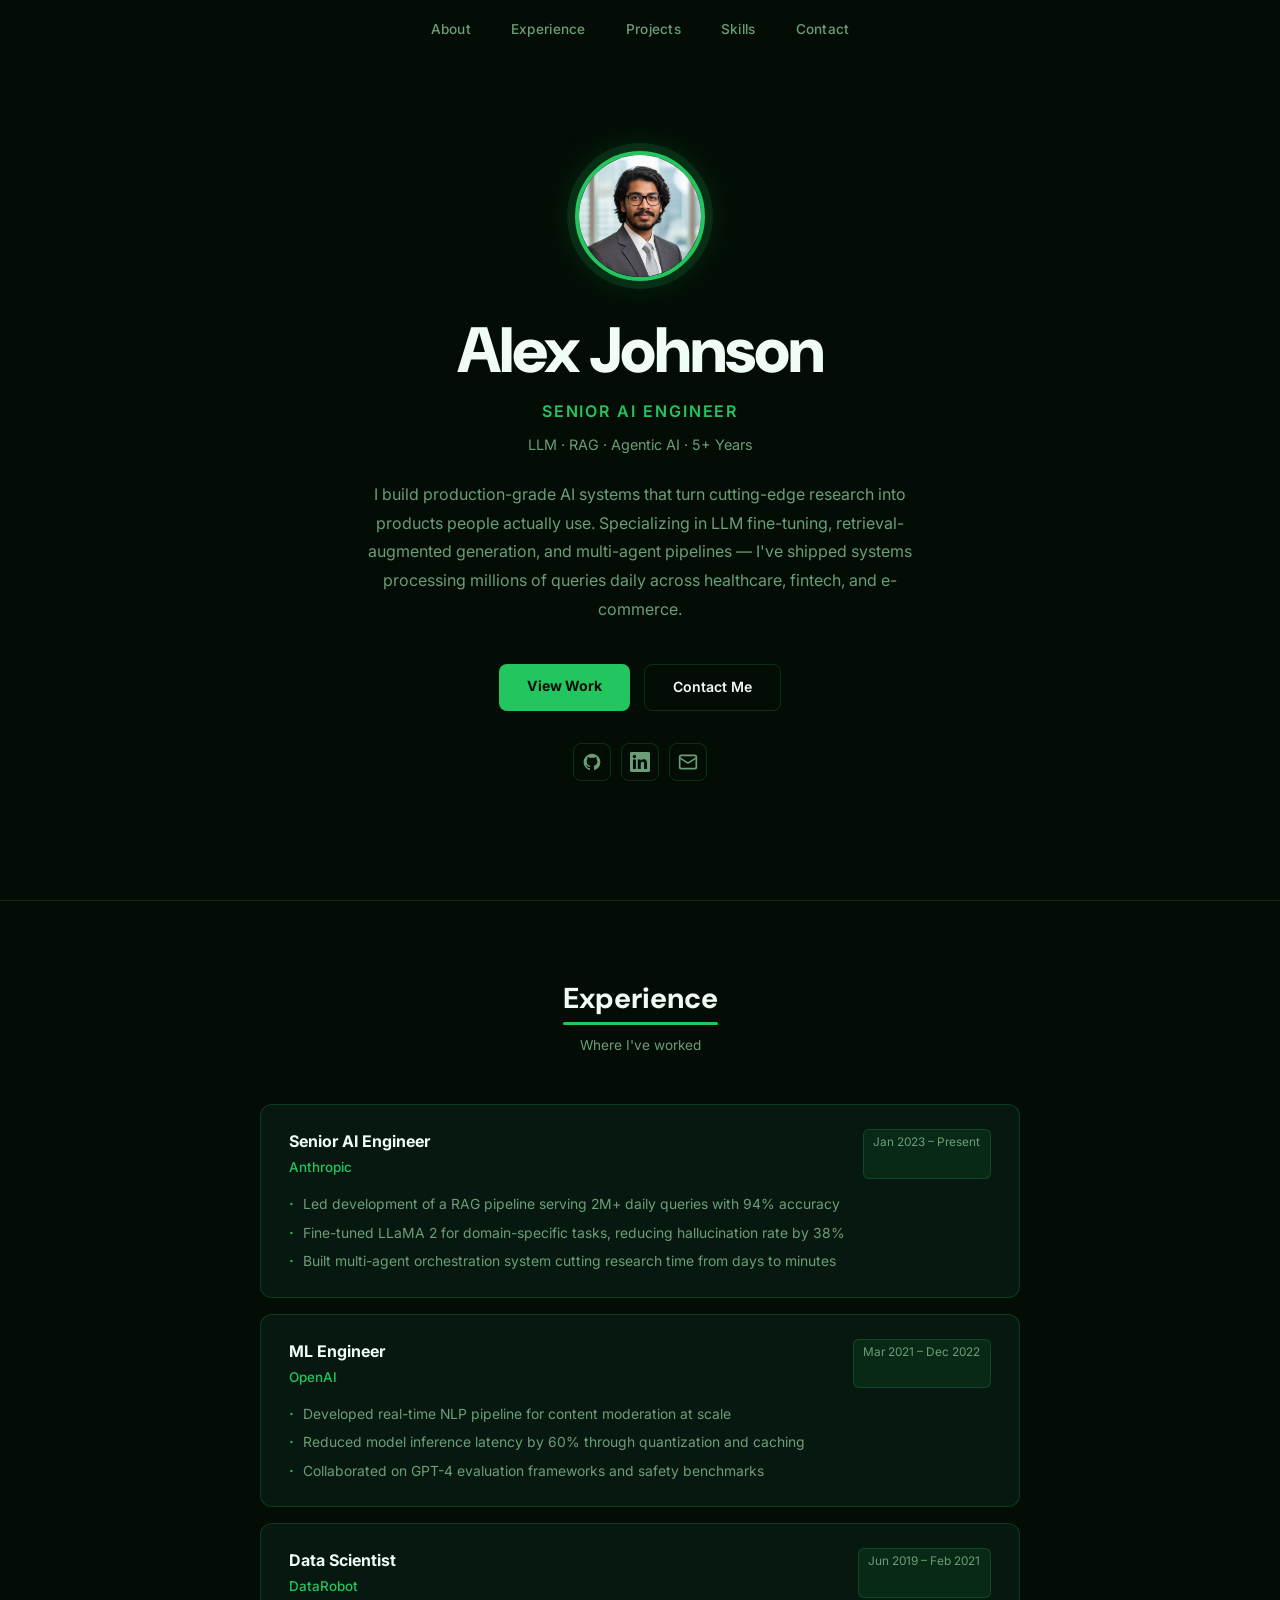
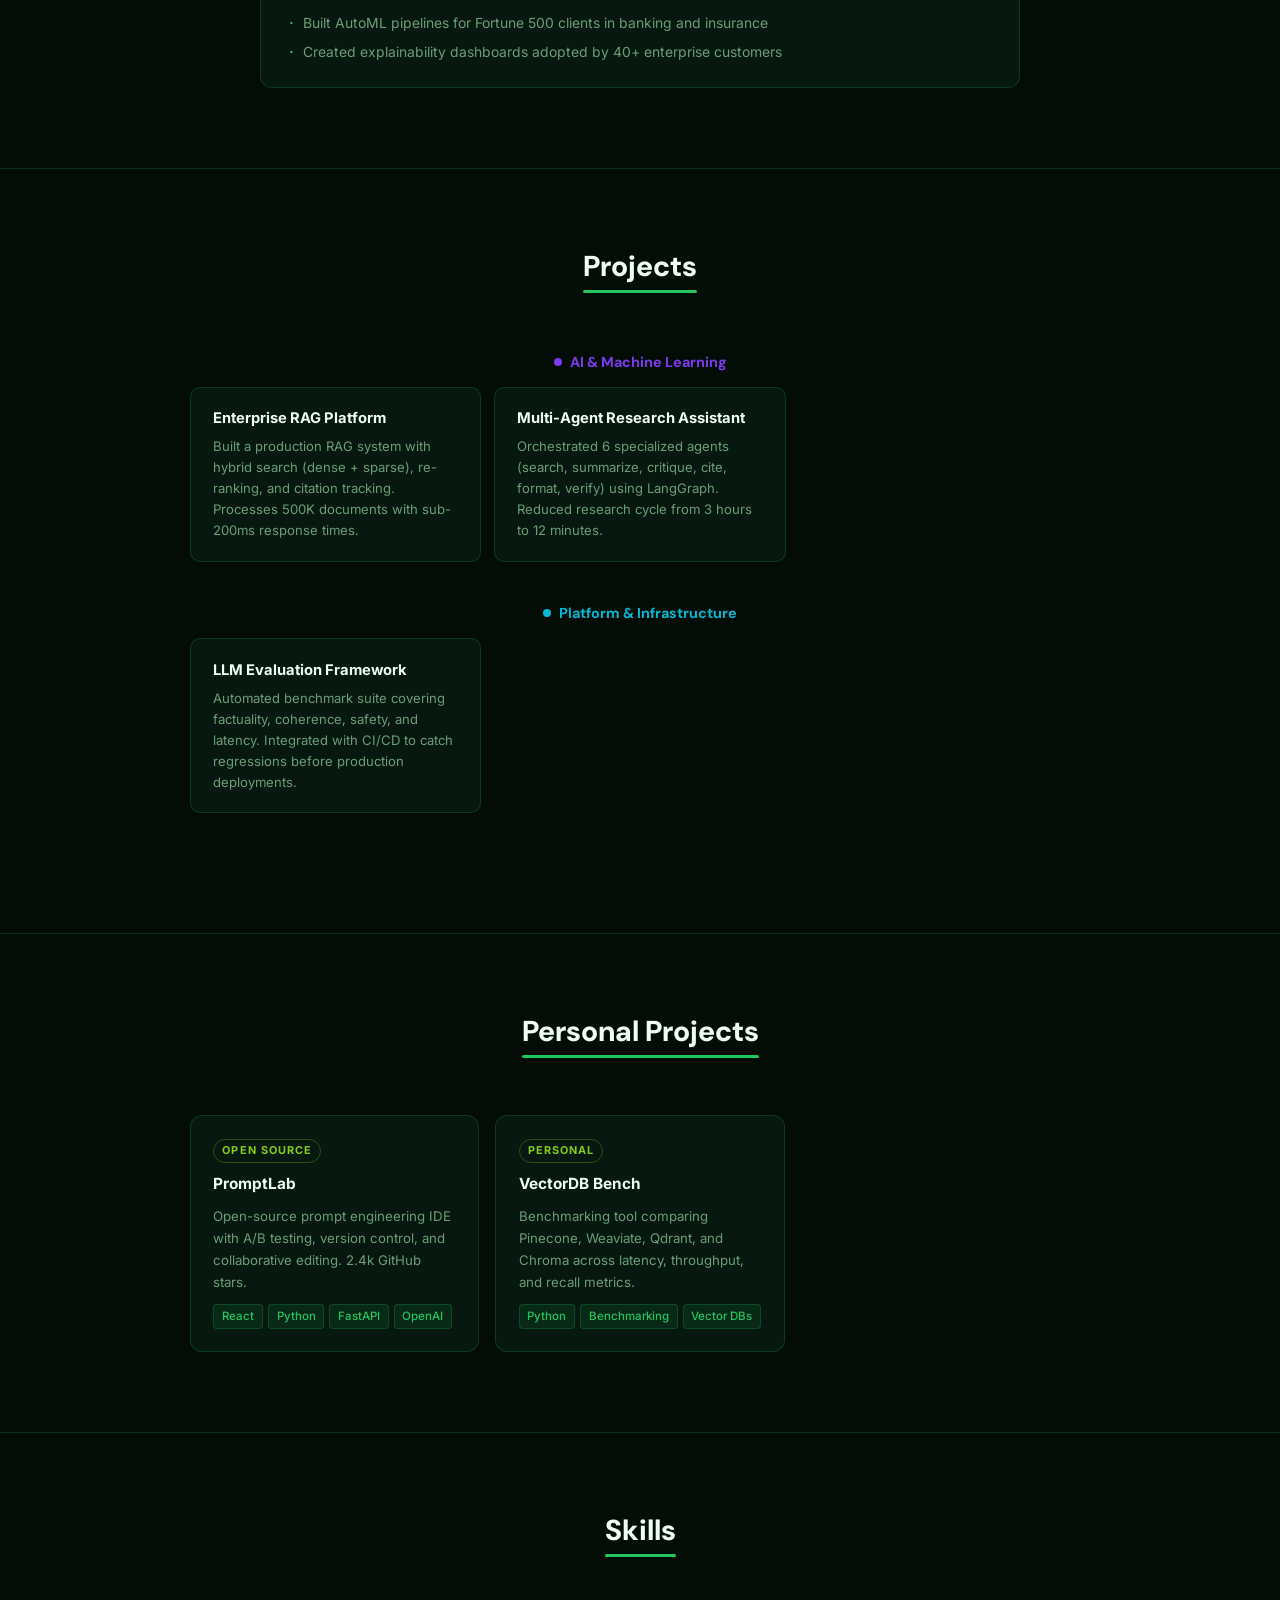
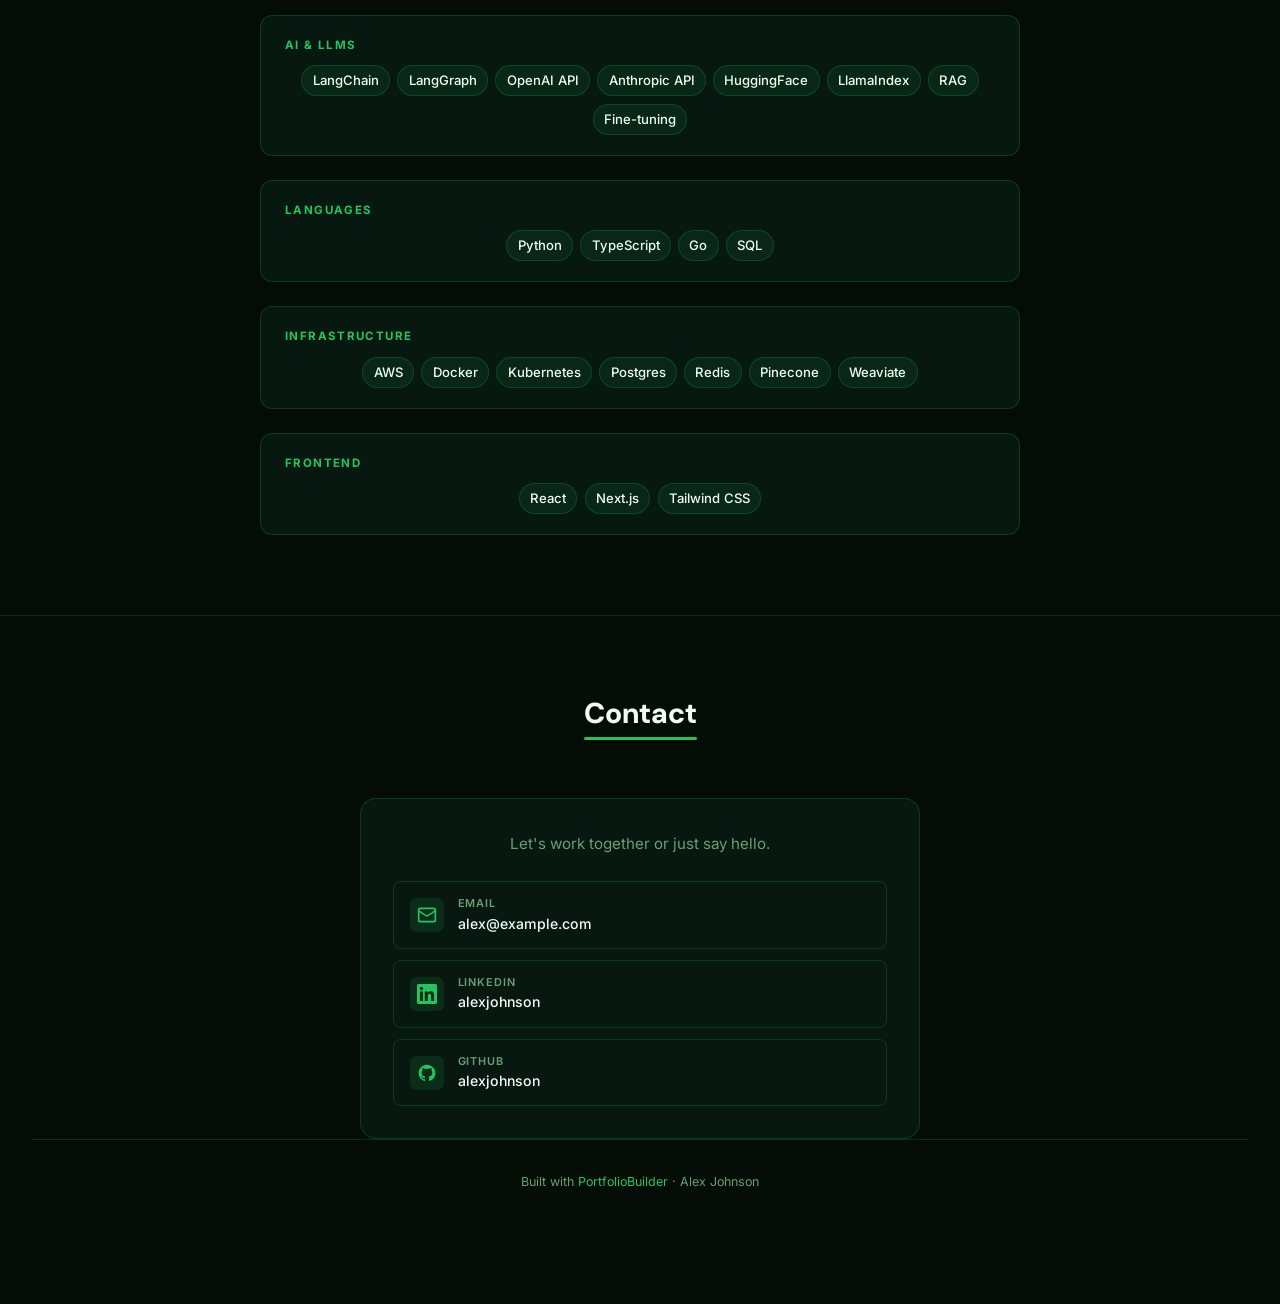
<file: index.html>
<!DOCTYPE html>
<html lang="en">
<head>
<meta charset="UTF-8"/><meta name="viewport" content="width=device-width,initial-scale=1.0"/>
<meta name="description" content="Alex Johnson — Senior AI Engineer"/>
<title>Alex Johnson | Senior AI Engineer</title>
<link rel="preconnect" href="https://fonts.googleapis.com"/>
<link rel="preconnect" href="https://fonts.gstatic.com" crossorigin/>
<link href="https://fonts.googleapis.com/css2?family=DM+Sans:wght@300;400;500;600;700;900&family=Inter:wght@300;400;500;600;700;900&display=swap" rel="stylesheet"/>
<link rel="stylesheet" href="style.css"/>
</head>
<body>
<nav id="nav">
  <ul class="nav-links"><li><a href="#about">About</a></li><li><a href="#experience">Experience</a></li><li><a href="#projects">Projects</a></li><li><a href="#skills">Skills</a></li><li><a href="#contact">Contact</a></li></ul>
</nav>

<section class="hero" id="about">
  <div class="hero-avatar"><img src="photo.jpg" alt="Alex Johnson"/></div>
  <h1 class="hero-name">Alex Johnson</h1>
  <div class="hero-title">Senior AI Engineer</div>
  <div class="hero-subtitle">LLM · RAG · Agentic AI · 5+ Years</div>
  <p class="hero-summary">I build production-grade AI systems that turn cutting-edge research into products people actually use. Specializing in LLM fine-tuning, retrieval-augmented generation, and multi-agent pipelines — I&#39;ve shipped systems processing millions of queries daily across healthcare, fintech, and e-commerce.</p>
  <div class="cta"><a href="#projects" class="btn-p">View Work</a><a href="#contact" class="btn-s">Contact Me</a></div>
  <div class="socials">
    <a href="https://github.com/alexjohnson" target="_blank"><svg width="20" height="20" viewBox="0 0 24 24" fill="currentColor"><path d="M12 2C6.477 2 2 6.484 2 12.017c0 4.425 2.865 8.18 6.839 9.504.5.092.682-.217.682-.483 0-.237-.008-.868-.013-1.703-2.782.605-3.369-1.343-3.369-1.343-.454-1.158-1.11-1.466-1.11-1.466-.908-.62.069-.608.069-.608 1.003.07 1.531 1.032 1.531 1.032.892 1.53 2.341 1.088 2.91.832.092-.647.35-1.088.636-1.338-2.22-.253-4.555-1.113-4.555-4.951 0-1.093.39-1.988 1.029-2.688-.103-.253-.446-1.272.098-2.65 0 0 .84-.27 2.75 1.026A9.564 9.564 0 0112 6.844c.85.004 1.705.115 2.504.337 1.909-1.296 2.747-1.027 2.747-1.027.546 1.379.202 2.398.1 2.651.64.7 1.028 1.595 1.028 2.688 0 3.848-2.339 4.695-4.566 4.943.359.309.678.92.678 1.855 0 1.338-.012 2.419-.012 2.747 0 .268.18.58.688.482A10.019 10.019 0 0022 12.017C22 6.484 17.522 2 12 2z"/></svg></a>
    <a href="https://linkedin.com/in/alexjohnson" target="_blank"><svg width="20" height="20" viewBox="0 0 24 24" fill="currentColor"><path d="M20.447 20.452h-3.554v-5.569c0-1.328-.027-3.037-1.852-3.037-1.853 0-2.136 1.445-2.136 2.939v5.667H9.351V9h3.414v1.561h.046c.477-.9 1.637-1.85 3.37-1.85 3.601 0 4.267 2.37 4.267 5.455v6.286zM5.337 7.433a2.062 2.062 0 01-2.063-2.065 2.064 2.064 0 112.063 2.065zm1.782 13.019H3.555V9h3.564v11.452zM22.225 0H1.771C.792 0 0 .774 0 1.729v20.542C0 23.227.792 24 1.771 24h20.451C23.2 24 24 23.227 24 22.271V1.729C24 .774 23.2 0 22.222 0h.003z"/></svg></a>
    <a href="mailto:alex@example.com"><svg width="20" height="20" viewBox="0 0 24 24" fill="none" stroke="currentColor" stroke-width="2" stroke-linecap="round" stroke-linejoin="round"><rect x="2" y="4" width="20" height="16" rx="2"/><path d="m22 7-8.97 5.7a1.94 1.94 0 0 1-2.06 0L2 7"/></svg></a>
  </div>
</section>

<div class="section" id="experience">
  <div class="container">
    <div class="sec-head"><h2 class="sec-title">Experience</h2><p class="sec-sub">Where I've worked</p></div>
    <div class="exp-stack">
    <div class="exp-card">
      <div class="exp-head">
        <div><div class="exp-role">Senior AI Engineer</div><div class="exp-co">Anthropic</div></div>
        <span class="exp-period">Jan 2023 – Present</span>
      </div>
      <ul class="exp-list"><li>Led development of a RAG pipeline serving 2M+ daily queries with 94% accuracy</li><li>Fine-tuned LLaMA 2 for domain-specific tasks, reducing hallucination rate by 38%</li><li>Built multi-agent orchestration system cutting research time from days to minutes</li></ul>
    </div>
    <div class="exp-card">
      <div class="exp-head">
        <div><div class="exp-role">ML Engineer</div><div class="exp-co">OpenAI</div></div>
        <span class="exp-period">Mar 2021 – Dec 2022</span>
      </div>
      <ul class="exp-list"><li>Developed real-time NLP pipeline for content moderation at scale</li><li>Reduced model inference latency by 60% through quantization and caching</li><li>Collaborated on GPT-4 evaluation frameworks and safety benchmarks</li></ul>
    </div>
    <div class="exp-card">
      <div class="exp-head">
        <div><div class="exp-role">Data Scientist</div><div class="exp-co">DataRobot</div></div>
        <span class="exp-period">Jun 2019 – Feb 2021</span>
      </div>
      <ul class="exp-list"><li>Built AutoML pipelines for Fortune 500 clients in banking and insurance</li><li>Created explainability dashboards adopted by 40+ enterprise customers</li></ul>
    </div></div>
  </div>
</div>

<div class="section" id="projects">
  <div class="container">
    <div class="sec-head"><h2 class="sec-title">Projects</h2></div>
    
    <div class="proj-group">
      <div class="proj-cat"><span class="proj-cat-dot" style="background:#7c3aed"></span><span style="color:#7c3aed">AI &amp; Machine Learning</span></div>
      <div class="proj-grid"><div class="proj-card"><div class="proj-name">Enterprise RAG Platform</div><div class="proj-desc">Built a production RAG system with hybrid search (dense + sparse), re-ranking, and citation tracking. Processes 500K documents with sub-200ms response times.</div></div><div class="proj-card"><div class="proj-name">Multi-Agent Research Assistant</div><div class="proj-desc">Orchestrated 6 specialized agents (search, summarize, critique, cite, format, verify) using LangGraph. Reduced research cycle from 3 hours to 12 minutes.</div></div></div>
    </div>
    <div class="proj-group">
      <div class="proj-cat"><span class="proj-cat-dot" style="background:#06b6d4"></span><span style="color:#06b6d4">Platform &amp; Infrastructure</span></div>
      <div class="proj-grid"><div class="proj-card"><div class="proj-name">LLM Evaluation Framework</div><div class="proj-desc">Automated benchmark suite covering factuality, coherence, safety, and latency. Integrated with CI/CD to catch regressions before production deployments.</div></div></div>
    </div>
  </div>
</div>

<div class="section" id="personal">
  <div class="container">
    <div class="sec-head"><h2 class="sec-title">Personal Projects</h2></div>
    <div class="pp-grid">
    <div class="pp-card">
      <div class="pp-top"><span class="pp-status">Open Source</span></div>
      <div class="pp-title">PromptLab</div>
      <div class="pp-desc">Open-source prompt engineering IDE with A/B testing, version control, and collaborative editing. 2.4k GitHub stars.</div>
      <div class="pp-tags"><span class="pp-tag">React</span><span class="pp-tag">Python</span><span class="pp-tag">FastAPI</span><span class="pp-tag">OpenAI</span></div>
    </div>
    <div class="pp-card">
      <div class="pp-top"><span class="pp-status">Personal</span></div>
      <div class="pp-title">VectorDB Bench</div>
      <div class="pp-desc">Benchmarking tool comparing Pinecone, Weaviate, Qdrant, and Chroma across latency, throughput, and recall metrics.</div>
      <div class="pp-tags"><span class="pp-tag">Python</span><span class="pp-tag">Benchmarking</span><span class="pp-tag">Vector DBs</span></div>
    </div></div>
  </div>
</div>

<div class="section" id="skills">
  <div class="container">
    <div class="sec-head"><h2 class="sec-title">Skills</h2></div>
    <div class="skills-wrap">
    <div class="sk-group"><div class="sk-label">AI &amp; LLMs</div>
    <div class="sk-tags"><span class="sk-tag">LangChain</span><span class="sk-tag">LangGraph</span><span class="sk-tag">OpenAI API</span><span class="sk-tag">Anthropic API</span><span class="sk-tag">HuggingFace</span><span class="sk-tag">LlamaIndex</span><span class="sk-tag">RAG</span><span class="sk-tag">Fine-tuning</span></div></div>
    <div class="sk-group"><div class="sk-label">Languages</div>
    <div class="sk-tags"><span class="sk-tag">Python</span><span class="sk-tag">TypeScript</span><span class="sk-tag">Go</span><span class="sk-tag">SQL</span></div></div>
    <div class="sk-group"><div class="sk-label">Infrastructure</div>
    <div class="sk-tags"><span class="sk-tag">AWS</span><span class="sk-tag">Docker</span><span class="sk-tag">Kubernetes</span><span class="sk-tag">Postgres</span><span class="sk-tag">Redis</span><span class="sk-tag">Pinecone</span><span class="sk-tag">Weaviate</span></div></div>
    <div class="sk-group"><div class="sk-label">Frontend</div>
    <div class="sk-tags"><span class="sk-tag">React</span><span class="sk-tag">Next.js</span><span class="sk-tag">Tailwind CSS</span></div></div></div>
  </div>
</div>



<div class="section" id="contact">
  <div class="container">
    <div class="sec-head"><h2 class="sec-title">Contact</h2></div>
    <div class="contact-box">
      <p class="contact-lead">Let's work together or just say hello.</p>
      <div class="contact-list">
        <a href="mailto:alex@example.com" class="c-link"><span class="c-icon"><svg width="20" height="20" viewBox="0 0 24 24" fill="none" stroke="currentColor" stroke-width="2" stroke-linecap="round" stroke-linejoin="round"><rect x="2" y="4" width="20" height="16" rx="2"/><path d="m22 7-8.97 5.7a1.94 1.94 0 0 1-2.06 0L2 7"/></svg></span><div><div class="c-lbl">Email</div><div class="c-val">alex@example.com</div></div></a>
        <a href="https://linkedin.com/in/alexjohnson" target="_blank" class="c-link"><span class="c-icon"><svg width="20" height="20" viewBox="0 0 24 24" fill="currentColor"><path d="M20.447 20.452h-3.554v-5.569c0-1.328-.027-3.037-1.852-3.037-1.853 0-2.136 1.445-2.136 2.939v5.667H9.351V9h3.414v1.561h.046c.477-.9 1.637-1.85 3.37-1.85 3.601 0 4.267 2.37 4.267 5.455v6.286zM5.337 7.433a2.062 2.062 0 01-2.063-2.065 2.064 2.064 0 112.063 2.065zm1.782 13.019H3.555V9h3.564v11.452zM22.225 0H1.771C.792 0 0 .774 0 1.729v20.542C0 23.227.792 24 1.771 24h20.451C23.2 24 24 23.227 24 22.271V1.729C24 .774 23.2 0 22.222 0h.003z"/></svg></span><div><div class="c-lbl">LinkedIn</div><div class="c-val">alexjohnson</div></div></a>
        <a href="https://github.com/alexjohnson" target="_blank" class="c-link"><span class="c-icon"><svg width="20" height="20" viewBox="0 0 24 24" fill="currentColor"><path d="M12 2C6.477 2 2 6.484 2 12.017c0 4.425 2.865 8.18 6.839 9.504.5.092.682-.217.682-.483 0-.237-.008-.868-.013-1.703-2.782.605-3.369-1.343-3.369-1.343-.454-1.158-1.11-1.466-1.11-1.466-.908-.62.069-.608.069-.608 1.003.07 1.531 1.032 1.531 1.032.892 1.53 2.341 1.088 2.91.832.092-.647.35-1.088.636-1.338-2.22-.253-4.555-1.113-4.555-4.951 0-1.093.39-1.988 1.029-2.688-.103-.253-.446-1.272.098-2.65 0 0 .84-.27 2.75 1.026A9.564 9.564 0 0112 6.844c.85.004 1.705.115 2.504.337 1.909-1.296 2.747-1.027 2.747-1.027.546 1.379.202 2.398.1 2.651.64.7 1.028 1.595 1.028 2.688 0 3.848-2.339 4.695-4.566 4.943.359.309.678.92.678 1.855 0 1.338-.012 2.419-.012 2.747 0 .268.18.58.688.482A10.019 10.019 0 0022 12.017C22 6.484 17.522 2 12 2z"/></svg></span><div><div class="c-lbl">GitHub</div><div class="c-val">alexjohnson</div></div></a>
      </div>
    </div>
  </div>
  <footer>Built with <a href="https://portfoliobuilder.app" style="color:var(--accent)">PortfolioBuilder</a> · Alex Johnson</footer>
</div>

<script>const nav=document.getElementById('nav');window.addEventListener('scroll',()=>nav.classList.toggle('scrolled',scrollY>40))</script></body>
</html>
</file>
<file: style.css>
*,*::before,*::after{box-sizing:border-box;margin:0;padding:0}
:root{--bg:#030d06;--bg-card:#071810;--accent:#22c55e;--accent2:#84cc16;--text:#f0fdf4;--text-muted:#6b9e76;--border:rgba(34,197,94,0.2);--bg:#030d06;--bg-card:#071810;--accent:#22c55e;--accent2:#84cc16;--text:#f0fdf4;--text-muted:#6b9e76;--border:rgba(34,197,94,0.2)}
html{scroll-behavior:smooth}
body{background:var(--bg);color:var(--text);font-family:'Inter',sans-serif;line-height:1.6;overflow-x:hidden}
h1,h2,h3,h4{font-family:'DM Sans',sans-serif;line-height:1.2}
a{color:inherit;text-decoration:none}
::selection{background:var(--accent);color:#fff}
::-webkit-scrollbar{width:5px}::-webkit-scrollbar-thumb{background:var(--accent);border-radius:3px}

nav{position:fixed;top:0;left:0;right:0;z-index:100;display:flex;align-items:center;justify-content:center;padding:1rem 2rem;transition:background .3s}
nav.scrolled{background:color-mix(in srgb, var(--bg) 88%, transparent);backdrop-filter:blur(12px);box-shadow:0 1px 0 var(--border)}
.nav-links{display:flex;gap:2.5rem;list-style:none}
.nav-links a{font-size:.85rem;font-weight:500;color:var(--text-muted);transition:color .2s;letter-spacing:.02em}
.nav-links a:hover{color:var(--accent)}

.hero{min-height:100vh;display:flex;flex-direction:column;align-items:center;justify-content:center;text-align:center;padding:7rem 2rem 5rem;position:relative}
.hero-avatar{width:130px;height:130px;border-radius:50%;overflow:hidden;border:4px solid var(--accent);box-shadow:0 0 0 8px color-mix(in srgb, var(--accent) 12%, transparent),0 0 40px color-mix(in srgb, var(--accent) 20%, transparent);margin-bottom:2rem;flex-shrink:0}
.hero-avatar img{width:100%;height:100%;object-fit:cover;object-position:top}
.hero-name{font-size:clamp(2.5rem,5vw,4rem);font-weight:900;letter-spacing:-2px;color:var(--text);margin-bottom:.6rem}
.hero-title{font-size:1rem;font-weight:600;color:var(--accent);text-transform:uppercase;letter-spacing:.12em;margin-bottom:.5rem}
.hero-subtitle{font-size:.9rem;color:var(--text-muted);margin-bottom:1.5rem}
.hero-summary{font-size:1rem;line-height:1.8;color:var(--text-muted);max-width:580px;margin:0 auto 2.5rem}
.cta{display:flex;gap:.85rem;justify-content:center;flex-wrap:wrap;margin-bottom:2rem}
.btn-p{background:var(--accent);color:#050d06;font-weight:700;font-size:.88rem;padding:.72rem 1.75rem;border-radius:8px;transition:opacity .2s,transform .2s;display:inline-block}
.btn-p:hover{opacity:.86;transform:translateY(-2px)}
.btn-s{color:var(--text);font-weight:600;font-size:.88rem;padding:.72rem 1.75rem;border-radius:8px;border:1.5px solid var(--border);transition:border-color .2s,transform .2s;display:inline-block}
.btn-s:hover{border-color:var(--accent);transform:translateY(-2px)}
.socials{display:flex;justify-content:center;gap:.65rem}
.socials a{display:flex;align-items:center;justify-content:center;width:38px;height:38px;border-radius:8px;border:1.5px solid var(--border);color:var(--text-muted);transition:color .2s,border-color .2s}
.socials a:hover{color:var(--accent);border-color:var(--accent)}

.section{padding:5rem 2rem;border-top:1px solid var(--border)}
.container{max-width:900px;margin:0 auto}
.sec-head{text-align:center;margin-bottom:3rem}
.sec-title{font-size:1.8rem;font-weight:800;font-family:'DM Sans',sans-serif;color:var(--text);margin-bottom:.6rem;display:inline-block;position:relative}
.sec-title::after{content:'';display:block;height:3px;background:var(--accent);border-radius:2px;margin-top:.4rem}
.sec-sub{font-size:.85rem;color:var(--text-muted)}

.exp-stack{display:flex;flex-direction:column;gap:1rem;max-width:760px;margin:0 auto}
.exp-card{background:var(--bg-card);border:1px solid var(--border);border-radius:12px;padding:1.5rem 1.75rem;transition:border-color .2s}
.exp-card:hover{border-color:var(--accent)}
.exp-head{display:flex;justify-content:space-between;flex-wrap:wrap;gap:.75rem;margin-bottom:.9rem}
.exp-role{font-size:1rem;font-weight:700;margin-bottom:.15rem}
.exp-co{font-size:.84rem;color:var(--accent);font-weight:500}
.exp-period{font-size:.74rem;background:color-mix(in srgb, var(--accent) 10%, transparent);color:var(--text-muted);border:1px solid var(--border);padding:.18rem .6rem;border-radius:6px;white-space:nowrap}
.exp-list{list-style:none;display:flex;flex-direction:column;gap:.4rem}
.exp-list li{font-size:.87rem;color:var(--text-muted);padding-left:.85rem;position:relative}
.exp-list li::before{content:'·';position:absolute;left:0;color:var(--accent);font-size:1.1rem;line-height:1.3}

.proj-group{margin-bottom:2.5rem}
.proj-cat{font-weight:700;font-size:.9rem;margin-bottom:.85rem;display:flex;align-items:center;gap:.5rem;justify-content:center;font-family:'DM Sans',sans-serif}
.proj-cat-dot{width:8px;height:8px;border-radius:50%}
.proj-grid{display:grid;grid-template-columns:repeat(auto-fill,minmax(240px,1fr));gap:.8rem}
.proj-card{background:var(--bg-card);border:1px solid var(--border);border-radius:10px;padding:1.2rem 1.35rem;transition:border-color .15s,transform .15s}
.proj-card:hover{border-color:var(--accent);transform:translateY(-3px)}
.proj-name{font-weight:700;font-size:.92rem;margin-bottom:.35rem}
.proj-desc{font-size:.82rem;color:var(--text-muted);line-height:1.6}

.pp-grid{display:grid;grid-template-columns:repeat(auto-fill,minmax(270px,1fr));gap:1rem}
.pp-card{background:var(--bg-card);border:1px solid var(--border);border-radius:12px;padding:1.4rem;display:flex;flex-direction:column;gap:.6rem;transition:border-color .15s,transform .2s}
.pp-card:hover{border-color:var(--accent);transform:translateY(-4px)}
.pp-top{display:flex;justify-content:space-between;align-items:center}
.pp-status{font-size:.68rem;font-weight:700;text-transform:uppercase;letter-spacing:.1em;color:var(--accent2);border:1px solid color-mix(in srgb, var(--accent2) 30%, transparent);padding:.14rem .5rem;border-radius:999px}
.pp-title{font-size:.96rem;font-weight:700}
.pp-desc{font-size:.83rem;color:var(--text-muted);line-height:1.65;flex:1}
.pp-tags{display:flex;flex-wrap:wrap;gap:.32rem}
.pp-tag{font-size:.72rem;font-weight:500;color:var(--accent);background:color-mix(in srgb, var(--accent) 10%, transparent);border:1px solid color-mix(in srgb, var(--accent) 22%, transparent);padding:.15rem .48rem;border-radius:4px}

.skills-wrap{display:flex;flex-direction:column;gap:1.5rem;max-width:760px;margin:0 auto}
.sk-group{background:var(--bg-card);border:1px solid var(--border);border-radius:12px;padding:1.25rem 1.5rem}
.sk-label{font-size:.72rem;font-weight:700;text-transform:uppercase;letter-spacing:.12em;color:var(--accent);margin-bottom:.7rem}
.sk-tags{display:flex;flex-wrap:wrap;gap:.45rem;justify-content:center}
.sk-tag{font-size:.82rem;font-weight:500;color:var(--text);background:color-mix(in srgb, var(--accent) 9%, transparent);border:1px solid color-mix(in srgb, var(--accent) 20%, transparent);padding:.25rem .65rem;border-radius:20px}

.contact-box{background:var(--bg-card);border:1px solid var(--border);border-radius:16px;padding:2rem;max-width:560px;margin:0 auto}
.contact-lead{color:var(--text-muted);font-size:.95rem;line-height:1.75;margin-bottom:1.5rem;text-align:center}
.contact-list{display:flex;flex-direction:column;gap:.7rem}
.c-link{display:flex;align-items:center;gap.85rem;padding:.8rem 1rem;border:1px solid var(--border);border-radius:8px;transition:border-color .15s}
.c-link:hover{border-color:var(--accent)}
.c-icon{width:34px;height:34px;border-radius:7px;background:color-mix(in srgb, var(--accent) 12%, transparent);display:flex;align-items:center;justify-content:center;color:var(--accent);flex-shrink:0;margin-right:.85rem}
.c-lbl{font-size:.68rem;text-transform:uppercase;letter-spacing:.08em;color:var(--text-muted);font-weight:600}
.c-val{font-size:.88rem;font-weight:500}
footer{text-align:center;padding:2rem;color:var(--text-muted);font-size:.78rem;border-top:1px solid var(--border)}

.custom-text{color:var(--text-muted);font-size:.92rem;line-height:1.8;white-space:pre-wrap}
.custom-cards{display:grid;grid-template-columns:repeat(auto-fill,minmax(230px,1fr));gap:.8rem}

@media(max-width:640px){.section{padding:3.5rem 1.25rem}.nav-links{display:none}.hero{padding:6rem 1.25rem 4rem}}
</file>
